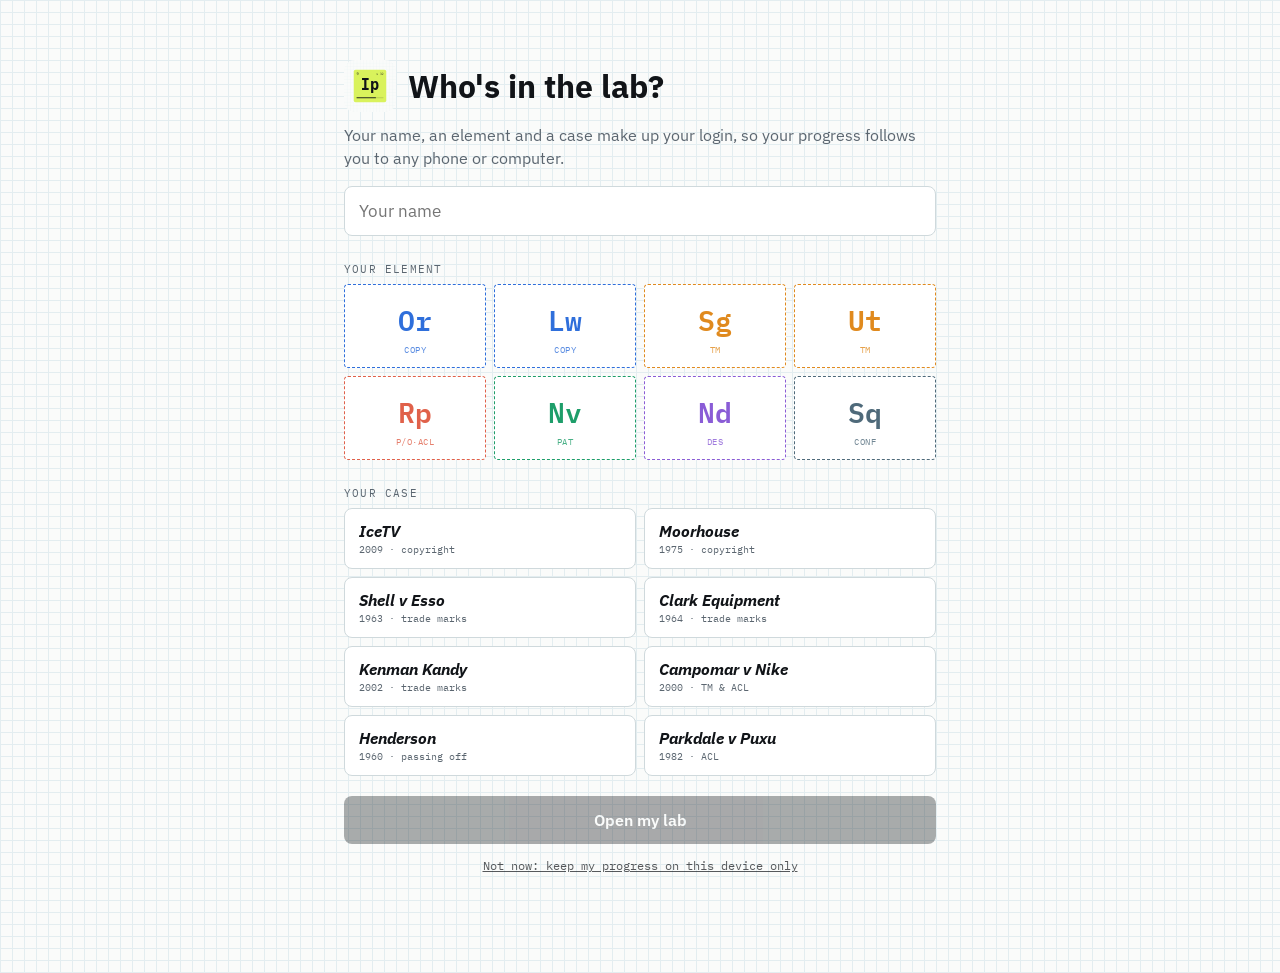
<file: index.html>
<!doctype html>
<html lang="en-AU">
<head>
  <meta charset="utf-8">
  <meta name="viewport" content="width=device-width, initial-scale=1, viewport-fit=cover">
  <meta name="theme-color" content="#FAFBFA">
  <meta name="apple-mobile-web-app-capable" content="yes">
  <meta name="apple-mobile-web-app-status-bar-style" content="default">
  <meta name="apple-mobile-web-app-title" content="Duo Logo">
  <meta name="description" content="Australian intellectual property law as a periodic table.">
  <title>Duo Logo · The Lab</title>
  <link rel="manifest" href="manifest.webmanifest">
  <link rel="icon" href="icon.svg" type="image/svg+xml">
  <link rel="apple-touch-icon" href="icon-180.png">
  <link rel="preconnect" href="https://fonts.googleapis.com">
  <link rel="preconnect" href="https://fonts.gstatic.com" crossorigin>
  <link href="https://fonts.googleapis.com/css2?family=IBM+Plex+Mono:wght@400;500;600;700&family=IBM+Plex+Sans:ital,wght@0,400;0,500;0,600;0,700;1,400&display=swap" rel="stylesheet">
  <link rel="stylesheet" href="styles.css">
</head>
<body>
  <main id="app" aria-live="polite"></main>
  <div id="overlay"></div>
  <script src="course.js"></script>
  <script src="unit-foundations.js"></script>
  <script src="unit-literary.js"></script>
  <script src="unit-dma.js"></script>
  <script src="unit-part-iv.js"></script>
  <script src="unit-ideas.js"></script>
  <script src="unit-originality.js"></script>
  <script src="unit-authorship.js"></script>
  <script src="unit-ownership.js"></script>
  <script src="unit-dealings.js"></script>
  <script src="unit-duration.js"></script>
  <script src="unit-rights.js"></script>
  <script src="unit-substantial-part.js"></script>
  <script src="unit-authorisation.js"></script>
  <script src="unit-secondary.js"></script>
  <script src="unit-fair-dealing.js"></script>
  <script src="unit-exceptions.js"></script>
  <script src="unit-moral-rights.js"></script>
  <script src="unit-design-ai.js"></script>
  <script src="unit-tm-basics.js"></script>
  <script src="unit-tm-registration.js"></script>
  <script src="unit-tm-infringement.js"></script>
  <script src="unit-passing-off.js"></script>
  <script src="reactions.js"></script>
  <script src="cloud-config.js"></script>
  <script src="unit-job.js"></script>
  <script src="unit-job-tasks.js"></script>
  <script src="app.js"></script>
</body>
</html>
</file>
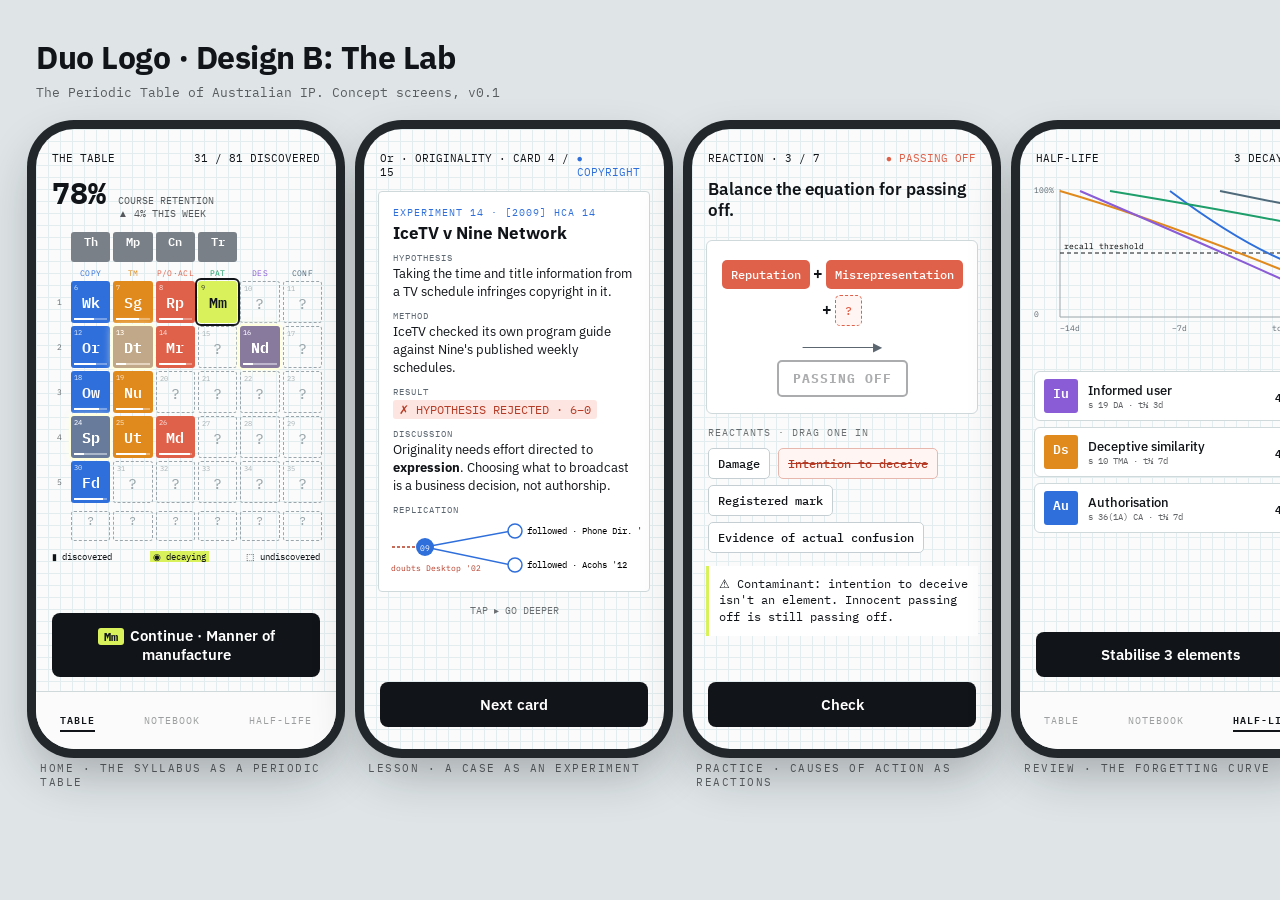
<file: design/screens-lab.html>
<!DOCTYPE html>
<html lang="en"><head><meta charset="utf-8"><title>Duo Logo — Design B: The Lab</title>
<link href="https://fonts.googleapis.com/css2?family=IBM+Plex+Sans:wght@400;500;600;700&family=IBM+Plex+Mono:wght@400;500;600&display=swap" rel="stylesheet">
<style>
:root{--ink:#111418;--white:#FAFBFA;--grid:#E3EDF0;--cr:#2F6FDB;--tm:#E08A1E;--po:#E0614A;--pa:#1E9E6A;--de:#8A5CD6;--ci:#4F6A7A;--gr:#7A8088;--hi:#D9F25C}
*{box-sizing:border-box;margin:0}
body{background:#dfe5e7;font-family:'IBM Plex Sans',sans-serif;color:var(--ink);padding:36px}
h1{font-size:32px;font-weight:700;letter-spacing:-.5px}
.sub{font-family:'IBM Plex Mono';font-size:13px;opacity:.65;margin:6px 0 28px}
.row{display:flex;gap:28px}
.cap{font-family:'IBM Plex Mono';font-size:11px;text-transform:uppercase;letter-spacing:1.5px;margin:12px 4px 0;opacity:.65}
.phone{width:300px;height:620px;border-radius:38px;box-shadow:0 0 0 9px #22272c,0 22px 50px rgba(17,20,24,.3);overflow:hidden;position:relative;background-color:var(--white);
 background-image:linear-gradient(var(--grid) 1px,transparent 1px),linear-gradient(90deg,var(--grid) 1px,transparent 1px);background-size:12px 12px}
.mono{font-family:'IBM Plex Mono'}
.top{padding:22px 16px 0;display:flex;justify-content:space-between;align-items:center;font-family:'IBM Plex Mono';font-size:10.5px}
.tabs{position:absolute;bottom:0;left:0;right:0;height:58px;border-top:1px solid #cfd9dc;display:flex;justify-content:space-around;align-items:center;background:var(--white);font-family:'IBM Plex Mono';font-size:10px;letter-spacing:1px}
.tabs span{opacity:.4}.tabs span.on{opacity:1;font-weight:600;border-bottom:2px solid var(--ink);padding-bottom:2px}
.btn{display:block;margin:0 16px;padding:13px;border-radius:8px;background:var(--ink);color:#fff;text-align:center;font-weight:600;font-size:15px}
.btn b{background:var(--hi);color:var(--ink);padding:1px 6px;border-radius:3px;font-family:'IBM Plex Mono';font-size:12px;margin-right:6px}
/* table */
.ptable{padding:0 14px}
.colh{display:grid;grid-template-columns:18px repeat(6,1fr);gap:3px;font-family:'IBM Plex Mono';font-size:7.5px;text-align:center;margin-bottom:3px;letter-spacing:.3px}
.grid{display:grid;grid-template-columns:18px repeat(6,1fr);gap:3px}
.rh{font-family:'IBM Plex Mono';font-size:8px;display:flex;align-items:center;justify-content:center;opacity:.6}
.el{height:42px;border-radius:3px;position:relative;color:#fff;padding:2px 3px;font-family:'IBM Plex Mono'}
.el .n{font-size:6.5px;opacity:.85}.el .s{font-size:15px;font-weight:600;text-align:center;line-height:1;margin-top:3px}
.el .bar{position:absolute;left:3px;right:3px;bottom:3px;height:2px;background:rgba(255,255,255,.35)}.el .bar i{display:block;height:2px;background:#fff}
.el.decay{filter:saturate(.25) brightness(1.15);box-shadow:0 0 0 2px var(--hi),0 0 10px var(--hi)}
.el.un{background:transparent!important;border:1px dashed #9aa6ab;color:#9aa6ab}
.el.un .s{font-weight:400}
.el.now{outline:2px solid var(--ink);outline-offset:1px;background:var(--hi)!important;color:var(--ink)}
.fnd,.low{display:grid;grid-template-columns:repeat(6,1fr);gap:3px;margin-left:21px}
.fnd .el,.low .el{height:30px}.fnd .el .s,.low .el .s{font-size:12px;margin-top:1px}
.legend{display:flex;justify-content:space-between;padding:10px 16px 0;font-family:'IBM Plex Mono';font-size:9px}
.stat{padding:8px 16px 12px;display:flex;gap:12px;align-items:baseline}
.stat .big{font-size:30px;font-weight:700;font-family:'IBM Plex Mono'}
/* experiment */
.paper{margin:12px 14px;background:#fff;border:1px solid #cfd9dc;border-radius:4px;padding:14px 14px 12px}
.paper .k{font-family:'IBM Plex Mono';font-size:9px;letter-spacing:1px;color:#5b6670;margin-top:9px}
.paper .v{font-size:13px;line-height:1.38;margin-top:2px}
.paper h3{font-size:17px;line-height:1.2}
.res{display:inline-block;margin-top:3px;font-family:'IBM Plex Mono';font-size:11.5px;background:#fde6e1;color:#b53b26;padding:2px 6px;border-radius:3px}
.net{margin:4px 14px 0}
/* reaction */
.eq{margin:18px 14px 8px;padding:16px 10px;background:#fff;border:1px solid #cfd9dc;border-radius:6px;text-align:center}
.chip{display:inline-block;padding:7px 9px;border-radius:5px;font-size:12px;font-weight:500;margin:3px 2px;font-family:'IBM Plex Mono'}
.chip.on{background:var(--po);color:#fff}.chip.slot{border:1.5px dashed var(--po);color:var(--po);background:#fff6f4}
.plus{font-family:'IBM Plex Mono';font-weight:600;margin:0 1px}
.arrow{font-family:'IBM Plex Mono';margin:10px 0 6px;font-size:12px;color:#5b6670}
.prod{display:inline-block;padding:8px 14px;border:2px solid var(--ink);border-radius:5px;font-weight:700;letter-spacing:1px;font-family:'IBM Plex Mono';font-size:13px;opacity:.35}
.tray{margin:6px 14px}.tray .chip{background:#fff;border:1px solid #c5cfd3;color:var(--ink)}
.tray .chip.bad{border-color:#e7b7ad;text-decoration:line-through;color:#b53b26;background:#fff6f4}
.hint{margin:10px 14px;font-size:12px;padding:10px;background:#fff;border-left:3px solid var(--hi);font-family:'IBM Plex Mono';line-height:1.4}
/* half life */
.due{margin:6px 14px;display:flex;align-items:center;gap:10px;background:#fff;border:1px solid #cfd9dc;border-radius:6px;padding:7px 9px}
.due .el{width:34px;height:34px;flex:none}.due .el .s{font-size:13px;margin-top:6px}
.due .t{flex:1;font-size:12.5px;font-weight:500}.due .t small{display:block;font-family:'IBM Plex Mono';font-size:9px;font-weight:400;opacity:.65;margin-top:1px}
.due .p{font-family:'IBM Plex Mono';font-size:11px;font-weight:600}
</style></head><body>
<h1>Duo Logo · Design B: The Lab</h1>
<div class="sub">The Periodic Table of Australian IP. Concept screens, v0.1</div>
<div class="row">

<!-- TABLE -->
<div><div class="phone">
 <div class="top"><span>THE TABLE</span><span>31 / 81 DISCOVERED</span></div>
 <div class="stat"><span class="big">78%</span><span class="mono" style="font-size:10px;opacity:.7">COURSE RETENTION<br>▲ 4% THIS WEEK</span></div>
 <div class="ptable">
  <div class="fnd" id="fnd"></div>
  <div style="height:6px"></div>
  <div class="colh"><span></span><span style="color:var(--cr)">COPY</span><span style="color:var(--tm)">TM</span><span style="color:var(--po)">P/O·ACL</span><span style="color:var(--pa)">PAT</span><span style="color:var(--de)">DES</span><span style="color:var(--ci)">CONF</span></div>
  <div class="grid" id="grid"></div>
  <div style="height:8px"></div>
  <div class="low" id="low"></div>
 </div>
 <div class="legend"><span>▮ discovered</span><span style="background:var(--hi);padding:0 3px">◉ decaying</span><span>⬚ undiscovered</span></div>
 <div style="position:absolute;bottom:72px;left:0;right:0"><a class="btn"><b>Mm</b>Continue · Manner of manufacture</a></div>
 <div class="tabs"><span class="on">TABLE</span><span>NOTEBOOK</span><span>HALF-LIFE</span></div>
</div><div class="cap">Home · the syllabus as a periodic table</div></div>

<!-- EXPERIMENT -->
<div><div class="phone">
 <div class="top"><span>Or · ORIGINALITY · CARD 4 / 15</span><span style="color:var(--cr)">● COPYRIGHT</span></div>
 <div class="paper">
  <div class="mono" style="font-size:9.5px;color:var(--cr);letter-spacing:1px">EXPERIMENT 14 · [2009] HCA 14</div>
  <h3 style="margin-top:4px">IceTV v Nine Network</h3>
  <div class="k">HYPOTHESIS</div><div class="v">Taking the time and title information from a TV schedule infringes copyright in it.</div>
  <div class="k">METHOD</div><div class="v">IceTV checked its own program guide against Nine's published weekly schedules.</div>
  <div class="k">RESULT</div><div class="res">✗ HYPOTHESIS REJECTED · 6–0</div>
  <div class="k">DISCUSSION</div><div class="v">Originality needs effort directed to <b>expression</b>. Choosing what to broadcast is a business decision, not authorship.</div>
  <div class="k">REPLICATION</div>
  <svg class="net" width="250" height="56" style="margin:4px 0 0 -2px">
   <line x1="34" y1="28" x2="120" y2="12" stroke="#2F6FDB" stroke-width="1.5"/><line x1="34" y1="28" x2="120" y2="46" stroke="#2F6FDB" stroke-width="1.5"/>
   <line x1="34" y1="28" x2="0" y2="28" stroke="#b53b26" stroke-width="1.5" stroke-dasharray="3 2"/>
   <circle cx="34" cy="28" r="9" fill="#2F6FDB"/><text x="34" y="31.5" font-family="IBM Plex Mono" font-size="8" fill="#fff" text-anchor="middle">09</text>
   <circle cx="124" cy="12" r="7" fill="#fff" stroke="#2F6FDB" stroke-width="1.5"/><circle cx="124" cy="46" r="7" fill="#fff" stroke="#2F6FDB" stroke-width="1.5"/>
   <text x="136" y="15" font-family="IBM Plex Mono" font-size="8.5">followed · Phone Dir. '10</text>
   <text x="136" y="49" font-family="IBM Plex Mono" font-size="8.5">followed · Acohs '12</text>
   <text x="0" y="52" font-family="IBM Plex Mono" font-size="8" fill="#b53b26">doubts Desktop '02</text>
  </svg>
 </div>
 <div class="mono" style="text-align:center;font-size:10px;opacity:.6">TAP ▸ GO DEEPER</div>
 <div style="position:absolute;bottom:22px;left:0;right:0"><a class="btn">Next card</a></div>
</div><div class="cap">Lesson · a case as an experiment</div></div>

<!-- REACTION -->
<div><div class="phone">
 <div class="top"><span>REACTION · 3 / 7</span><span style="color:var(--po)">● PASSING OFF</span></div>
 <div style="padding:14px 16px 0;font-size:17px;font-weight:600;line-height:1.25">Balance the equation for passing off.</div>
 <div class="eq">
  <span class="chip on">Reputation</span><span class="plus">+</span><span class="chip on">Misrepresentation</span><br><span class="plus">+</span><span class="chip slot">?</span>
  <div class="arrow">──────────▶</div>
  <div class="prod">PASSING OFF</div>
 </div>
 <div class="mono" style="font-size:9.5px;margin:12px 16px 2px;opacity:.6;letter-spacing:1px">REACTANTS · DRAG ONE IN</div>
 <div class="tray">
  <span class="chip">Damage</span>
  <span class="chip bad">Intention to deceive</span>
  <span class="chip">Registered mark</span>
  <span class="chip">Evidence of actual confusion</span>
 </div>
 <div class="hint">⚠ Contaminant: intention to deceive isn't an element. Innocent passing off is still passing off.</div>
 <div style="position:absolute;bottom:22px;left:0;right:0"><a class="btn">Check</a></div>
</div><div class="cap">Practice · causes of action as reactions</div></div>

<!-- HALF-LIFE -->
<div><div class="phone">
 <div class="top"><span>HALF-LIFE</span><span>3 DECAYING</span></div>
 <svg width="300" height="190" style="margin-top:6px">
  <g font-family="IBM Plex Mono" font-size="8" fill="#5b6670">
   <text x="14" y="22">100%</text><text x="14" y="146">0</text><text x="40" y="160">−14d</text><text x="152" y="160">−7d</text><text x="252" y="160">today</text>
  </g>
  <line x1="40" y1="18" x2="40" y2="146" stroke="#9aa6ab"/><line x1="40" y1="146" x2="286" y2="146" stroke="#9aa6ab"/>
  <line x1="40" y1="82" x2="286" y2="82" stroke="#111418" stroke-dasharray="4 3"/><text x="44" y="78" font-family="IBM Plex Mono" font-size="8">recall threshold</text>
  <path d="M40 20 C110 40 190 70 270 102" stroke="#E08A1E" stroke-width="2" fill="none"/>
  <path d="M150 20 C190 50 230 76 270 92" stroke="#2F6FDB" stroke-width="2" fill="none"/>
  <path d="M90 20 C150 30 220 42 270 52" stroke="#1E9E6A" stroke-width="2" fill="none"/>
  <path d="M60 20 C130 50 200 80 270 112" stroke="#8A5CD6" stroke-width="2" fill="none"/>
  <path d="M200 20 C230 26 255 31 270 34" stroke="#4F6A7A" stroke-width="2" fill="none"/>
  <line x1="270" y1="18" x2="270" y2="146" stroke="#D9F25C" stroke-width="4" opacity=".8"/>
  <circle cx="270" cy="102" r="3.5" fill="#E08A1E"/><circle cx="270" cy="92" r="3.5" fill="#2F6FDB"/><circle cx="270" cy="112" r="3.5" fill="#8A5CD6"/>
 </svg>
 <div class="due"><div class="el" style="background:var(--de)"><div class="s">Iu</div></div><div class="t">Informed user<small>s 19 DA · t½ 3d</small></div><span class="p">41%</span></div>
 <div class="due"><div class="el" style="background:var(--tm)"><div class="s">Ds</div></div><div class="t">Deceptive similarity<small>s 10 TMA · t½ 7d</small></div><span class="p">46%</span></div>
 <div class="due"><div class="el" style="background:var(--cr)"><div class="s">Au</div></div><div class="t">Authorisation<small>s 36(1A) CA · t½ 7d</small></div><span class="p">48%</span></div>
 <div style="position:absolute;bottom:72px;left:0;right:0"><a class="btn">Stabilise 3 elements</a></div>
 <div class="tabs"><span>TABLE</span><span>NOTEBOOK</span><span class="on">HALF-LIFE</span></div>
</div><div class="cap">Review · the forgetting curve</div></div>

</div>
<script>
const C=['cr','tm','po','pa','de','ci'];
const rows=[['Wk','Sg','Rp','Mm','Vf','Id'],['Or','Dt','Mr','Is','Nd','Qc'],['Ow','Nu','Dm','En','Te','Ob'],['Sp','Ut','Md','Ex','Oi','Mu'],['Fd','Gf','Ch','Pu','Pt','Pi']];
const RH=['1','2','3','4','5'];
// states: f=full, d=decay, u=undiscovered, n=now
const st=[['f','f','f','n','u','u'],['f','d','f','u','d','u'],['f','f','u','u','u','u'],['d','f','f','u','u','u'],['f','u','u','u','u','u']];
let num=5,h='';
rows.forEach((r,i)=>{h+=`<div class="rh">${RH[i]}</div>`;r.forEach((s,j)=>{num++;const k=st[i][j];
 const pct=k=='d'?30:k=='f'?60+((i+j)*7)%40:0;
 h+=`<div class="el ${k=='d'?'decay':k=='u'?'un':k=='n'?'now':''}" style="background:var(--${C[j]})"><div class="n">${num}</div><div class="s">${k=='u'?'?':s}</div>${k=='f'||k=='d'?`<div class="bar"><i style="width:${pct}%"></i></div>`:''}</div>`})});
document.getElementById('grid').innerHTML=h;
const tile=(s,n,k)=>`<div class="el ${k}" style="background:var(--gr)"><div class="s">${k=='un'?'?':s}</div></div>`;
document.getElementById('fnd').innerHTML=['Th','Mp','Cn','Tr','',''].map((s,i)=>s?tile(s,i+1,''):'<div></div>').join('');
document.getElementById('low').innerHTML=['Ij','Ac','Ad','Ic','Pb','Ai'].map(s=>tile(s,0,'un')).join('');
</script>
</body></html>
</file>
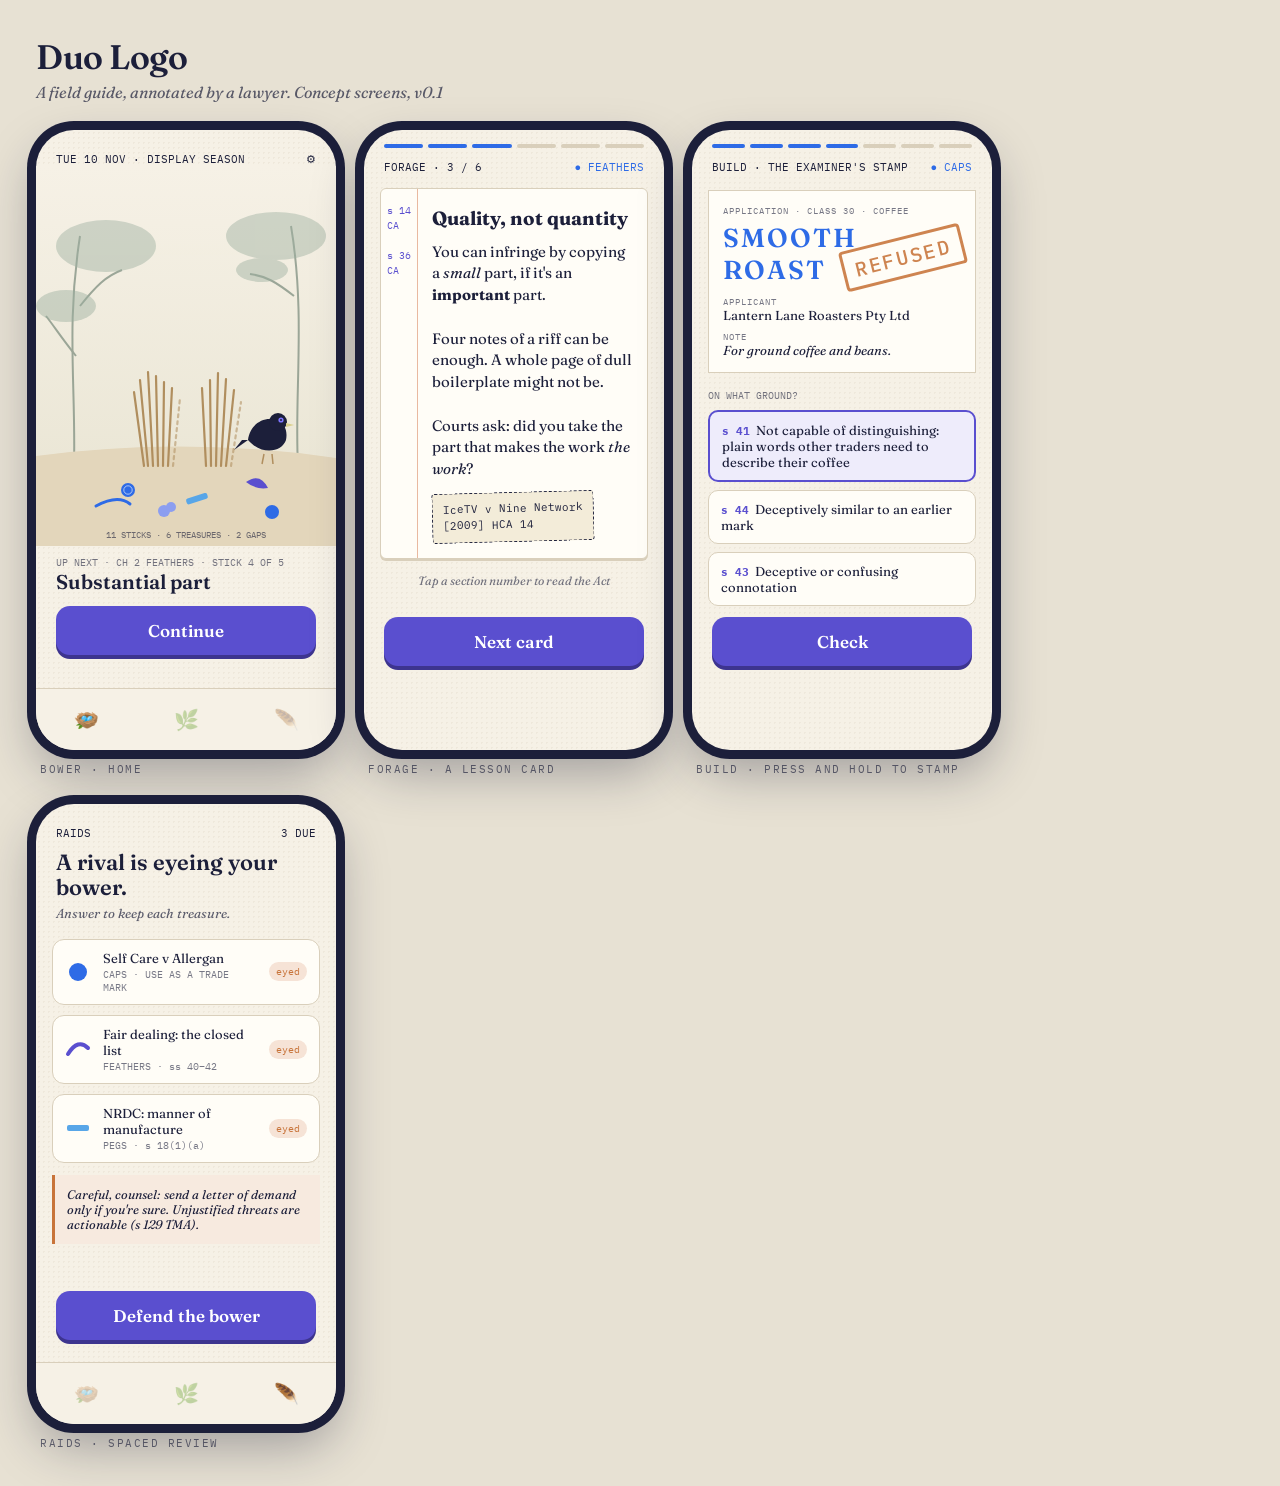
<file: design/screens.html>
<!DOCTYPE html>
<html lang="en"><head><meta charset="utf-8"><title>Duo Logo — design concept</title>
<link rel="preconnect" href="https://fonts.googleapis.com">
<link href="https://fonts.googleapis.com/css2?family=Fraunces:ital,opsz,wght@0,9..144,400;0,9..144,600;1,9..144,400&family=IBM+Plex+Mono:wght@400;500&display=swap" rel="stylesheet">
<style>
:root{--ink:#1C1F3A;--violet:#5A4FCF;--cobalt:#2E6BE6;--sky:#58A6E8;--peri:#8C9EF0;--tan:#C9A97A;--sage:#9DB0A0;--ochre:#C8743A;--paper:#F6F1E6;--line:#d9cfbb}
*{box-sizing:border-box;margin:0}
body{background:#e7e1d3;font-family:Fraunces,Georgia,serif;color:var(--ink);padding:36px}
h1{font-size:34px;font-weight:600;letter-spacing:-.5px}
.sub{font-style:italic;opacity:.7;margin:4px 0 28px}
.row{display:flex;gap:28px;flex-wrap:wrap}
.cap{font-family:'IBM Plex Mono',monospace;font-size:11px;text-transform:uppercase;letter-spacing:1.5px;margin:12px 4px 0;opacity:.65}
.phone{width:300px;height:620px;border-radius:38px;background:var(--paper);box-shadow:0 0 0 9px var(--ink),0 22px 50px rgba(28,31,58,.35);overflow:hidden;position:relative;
 background-image:radial-gradient(rgba(120,100,60,.06) 1px,transparent 1px);background-size:5px 5px}
.mono{font-family:'IBM Plex Mono',monospace}
.top{padding:22px 20px 0;display:flex;justify-content:space-between;align-items:center;font-size:11px}
.tabs{position:absolute;bottom:0;left:0;right:0;height:62px;border-top:1px solid var(--line);display:flex;justify-content:space-around;align-items:center;background:var(--paper)}
.tabs span{font-size:20px;opacity:.35}.tabs span.on{opacity:1}
.btn{display:block;margin:0 20px;padding:14px;border-radius:14px;background:var(--violet);color:#fff;text-align:center;font-weight:600;font-size:17px;box-shadow:0 4px 0 #3d348f}
/* card */
.card{margin:14px 16px;background:#fffdf7;border:1px solid var(--line);border-radius:6px;display:flex;min-height:340px;box-shadow:0 2px 0 var(--line)}
.margin{width:66px;white-space:nowrap;border-right:1px solid #e9b9a0;padding:14px 6px;font-family:'IBM Plex Mono';font-size:10px;color:var(--violet);line-height:1.5}
.body{padding:16px 14px;font-size:15px;line-height:1.45}
.body h3{font-size:19px;margin-bottom:8px}
.tag{display:table;margin-top:12px;padding:8px 10px;border:1px dashed var(--ink);border-radius:3px;font-size:11px;font-family:'IBM Plex Mono';background:#f3ecd9;transform:rotate(-1.5deg)}
.prog{display:flex;gap:5px;padding:14px 20px 0}.prog i{flex:1;height:4px;border-radius:2px;background:var(--line)}.prog i.f{background:var(--cobalt)}
/* examiner */
.form{margin:16px;background:#fffdf7;border:1px solid var(--line);padding:14px;position:relative;font-size:13px}
.form .lbl{font-family:'IBM Plex Mono';font-size:9px;letter-spacing:1px;opacity:.6;text-transform:uppercase}
.mark{font-size:26px;font-weight:600;letter-spacing:2px;margin:6px 0 10px;color:var(--cobalt)}
.stamp{position:absolute;right:10px;top:46px;transform:rotate(-14deg);border:3px solid var(--ochre);color:var(--ochre);font-family:'IBM Plex Mono';font-weight:500;font-size:20px;padding:4px 10px;letter-spacing:2px;opacity:.88;border-radius:4px}
.opts{margin:6px 16px}.opts div{border:1px solid var(--line);background:#fffdf7;border-radius:10px;padding:10px 12px;margin-bottom:8px;font-size:13px}
.opts div.sel{border:2px solid var(--violet);background:#eeecfb}
.opts b{font-family:'IBM Plex Mono';font-size:11px;color:var(--violet);margin-right:6px}
.hold{margin:10px 16px;display:flex;gap:10px}.hold div{flex:1;text-align:center;padding:12px;border-radius:50px;font-family:'IBM Plex Mono';font-size:11px;letter-spacing:1px}
/* raids */
.threat{margin:10px 16px;display:flex;align-items:center;gap:12px;background:#fffdf7;border:1px solid var(--line);border-radius:12px;padding:10px 12px}
.threat .t{flex:1;font-size:13px}.threat .t small{display:block;font-family:'IBM Plex Mono';font-size:9.5px;opacity:.6;margin-top:2px}
.pill{font-family:'IBM Plex Mono';font-size:9.5px;padding:3px 7px;border-radius:20px;background:#f6e3d6;color:var(--ochre)}
.note{margin:12px 16px;padding:12px;border-left:3px solid var(--ochre);background:#f7eadf;font-size:12.5px;font-style:italic}
</style></head><body>
<h1>Duo Logo</h1>
<div class="sub">A field guide, annotated by a lawyer. Concept screens, v0.1</div>
<div class="row">

<!-- HOME -->
<div><div class="phone">
 <div class="top"><span class="mono">TUE 10 NOV · DISPLAY SEASON</span><span class="mono">⚙</span></div>
 <svg viewBox="0 0 300 380" width="300" height="380">
  <defs><linearGradient id="sky" x1="0" y1="0" x2="0" y2="1"><stop offset="0" stop-color="#F6F1E6"/><stop offset="1" stop-color="#E8E4D2"/></linearGradient></defs>
  <rect width="300" height="380" fill="url(#sky)"/>
  <!-- gums -->
  <g stroke="#7f8f80" stroke-width="2" fill="none" opacity=".75">
   <path d="M38 300 C40 220 30 160 44 70"/><path d="M44 140 C60 120 70 110 86 104"/><path d="M40 190 C24 170 18 160 10 150"/>
   <path d="M262 300 C258 230 270 150 255 60"/><path d="M258 130 C240 116 230 110 214 108"/>
  </g>
  <g fill="#9DB0A0" opacity=".45"><ellipse cx="70" cy="80" rx="50" ry="26"/><ellipse cx="30" cy="140" rx="30" ry="16"/><ellipse cx="240" cy="70" rx="50" ry="24"/><ellipse cx="226" cy="104" rx="26" ry="12"/></g>
  <!-- ground -->
  <path d="M0 290 Q150 270 300 292 L300 380 L0 380Z" fill="#E3D6BB"/>
  <!-- bower walls: sticks -->
  <g stroke="#B08E5E" stroke-width="2.2" stroke-linecap="round">
   <line x1="112" y1="300" x2="104" y2="214"/><line x1="117" y1="300" x2="112" y2="206"/><line x1="122" y1="300" x2="120" y2="210"/><line x1="127" y1="300" x2="128" y2="216"/><line x1="132" y1="300" x2="136" y2="222"/><line x1="108" y1="300" x2="98" y2="226"/>
   <line x1="170" y1="300" x2="166" y2="222"/><line x1="175" y1="300" x2="174" y2="214"/><line x1="180" y1="300" x2="182" y2="207"/><line x1="185" y1="300" x2="190" y2="213"/><line x1="190" y1="300" x2="198" y2="224"/>
  </g>
  <g stroke="#B08E5E" stroke-width="2.2" stroke-linecap="round" stroke-dasharray="3 4" opacity=".55"><line x1="195" y1="300" x2="205" y2="236"/><line x1="137" y1="300" x2="144" y2="232"/></g>
  <!-- display court treasures -->
  <g>
   <circle cx="92" cy="324" r="7" fill="#2E6BE6"/><circle cx="92" cy="324" r="4.2" fill="none" stroke="#fff" stroke-width="1" opacity=".6"/>
   <rect x="150" y="330" width="22" height="6" rx="2" fill="#58A6E8" transform="rotate(-18 160 333)"/>
   <path d="M210 316 q14 -10 22 6 q-12 2 -22 -6z" fill="#5A4FCF"/>
   <circle cx="128" cy="345" r="6" fill="#8C9EF0"/><circle cx="135" cy="341" r="5" fill="#8C9EF0"/>
   <path d="M60 340 q22 -12 34 -2" stroke="#2E6BE6" stroke-width="3" fill="none" stroke-linecap="round"/>
   <circle cx="236" cy="346" r="7" fill="#2E6BE6"/>
  </g>
  <!-- bird -->
  <g transform="translate(212 252)">
   <path d="M0 22 C2 6 16 -2 28 2 C36 4 40 12 38 22 C34 34 14 38 0 22Z" fill="#1C1F3A"/>
   <circle cx="30" cy="4" r="9" fill="#1C1F3A"/><circle cx="33" cy="2" r="2.6" fill="#7d74ff"/><circle cx="33" cy="2" r="1" fill="#1C1F3A"/>
   <path d="M38 5 L46 7 L38 9Z" fill="#d8cf8a"/>
   <path d="M0 22 L-14 32 L-6 22Z" fill="#1C1F3A"/>
   <line x1="16" y1="36" x2="14" y2="46" stroke="#B08E5E" stroke-width="1.5"/><line x1="24" y1="36" x2="25" y2="46" stroke="#B08E5E" stroke-width="1.5"/>
  </g>
  <text x="150" y="372" text-anchor="middle" font-family="IBM Plex Mono" font-size="9" fill="#1C1F3A" opacity=".6">11 STICKS · 6 TREASURES · 2 GAPS</text>
 </svg>
 <div style="padding:6px 20px 12px"><div class="mono" style="font-size:10px;opacity:.6">UP NEXT · CH 2 FEATHERS · STICK 4 OF 5</div>
 <div style="font-size:20px;font-weight:600">Substantial part</div></div>
 <a class="btn">Continue</a>
 <div class="tabs"><span class="on">🪺</span><span>🌿</span><span>🪶</span></div>
</div><div class="cap">Bower · home</div></div>

<!-- LESSON -->
<div><div class="phone">
 <div class="prog"><i class="f"></i><i class="f"></i><i class="f"></i><i></i><i></i><i></i></div>
 <div class="top" style="padding-top:12px"><span class="mono">FORAGE · 3 / 6</span><span class="mono" style="color:var(--cobalt)">● FEATHERS</span></div>
 <div class="card">
  <div class="margin">s 14<br>CA<br><br>s 36<br>CA</div>
  <div class="body">
   <h3>Quality, not quantity</h3>
   You can infringe by copying a <i>small</i> part, if it's an <b>important</b> part.<br><br>
   Four notes of a riff can be enough. A whole page of dull boilerplate might not be.<br><br>
   Courts ask: did you take the part that makes the work <i>the work</i>?
   <div class="tag">IceTV v Nine Network<br>[2009] HCA 14</div>
  </div>
 </div>
 <div style="text-align:center;font-size:12px;font-style:italic;opacity:.6;margin-top:6px">Tap a section number to read the Act</div>
 <div style="position:absolute;bottom:84px;left:0;right:0"><a class="btn">Next card</a></div>
</div><div class="cap">Forage · a lesson card</div></div>

<!-- EXAMINER -->
<div><div class="phone">
 <div class="prog"><i class="f"></i><i class="f"></i><i class="f"></i><i class="f"></i><i></i><i></i><i></i></div>
 <div class="top" style="padding-top:12px"><span class="mono">BUILD · THE EXAMINER'S STAMP</span><span class="mono" style="color:var(--cobalt)">● CAPS</span></div>
 <div class="form">
  <div class="lbl">Application · Class 30 · coffee</div>
  <div class="mark">SMOOTH ROAST</div>
  <div class="lbl">Applicant</div><div>Lantern Lane Roasters Pty Ltd</div>
  <div class="lbl" style="margin-top:8px">Note</div><div style="font-style:italic">For ground coffee and beans.</div>
  <div class="stamp">REFUSED</div>
 </div>
 <div class="mono" style="font-size:10px;margin:2px 16px 8px;opacity:.6">ON WHAT GROUND?</div>
 <div class="opts">
  <div class="sel"><b>s 41</b>Not capable of distinguishing: plain words other traders need to describe their coffee</div>
  <div><b>s 44</b>Deceptively similar to an earlier mark</div>
  <div><b>s 43</b>Deceptive or confusing connotation</div>
 </div>
 <div style="position:absolute;bottom:84px;left:0;right:0"><a class="btn">Check</a></div>
</div><div class="cap">Build · press and hold to stamp</div></div>

<!-- RAIDS -->
<div><div class="phone">
 <div class="top"><span class="mono">RAIDS</span><span class="mono">3 DUE</span></div>
 <div style="padding:10px 20px 2px;font-size:22px;font-weight:600;line-height:1.15">A rival is eyeing your bower.</div>
 <div style="padding:2px 20px 8px;font-size:13px;font-style:italic;opacity:.7">Answer to keep each treasure.</div>
 <div class="threat"><svg width="26" height="26"><circle cx="13" cy="13" r="9" fill="#2E6BE6"/></svg><div class="t">Self Care v Allergan<small>CAPS · USE AS A TRADE MARK</small></div><span class="pill">eyed</span></div>
 <div class="threat"><svg width="26" height="26"><path d="M3 18 q10 -16 20 -6" stroke="#5A4FCF" stroke-width="4" fill="none" stroke-linecap="round"/></svg><div class="t">Fair dealing: the closed list<small>FEATHERS · ss 40–42</small></div><span class="pill">eyed</span></div>
 <div class="threat"><svg width="26" height="26"><rect x="2" y="10" width="22" height="6" rx="2" fill="#58A6E8"/></svg><div class="t">NRDC: manner of manufacture<small>PEGS · s 18(1)(a)</small></div><span class="pill">eyed</span></div>
 <div class="note">Careful, counsel: send a letter of demand only if you're sure. Unjustified threats are actionable (s 129 TMA).</div>
 <div style="position:absolute;bottom:84px;left:0;right:0"><a class="btn">Defend the bower</a></div>
 <div class="tabs"><span>🪺</span><span>🌿</span><span class="on">🪶</span></div>
</div><div class="cap">Raids · spaced review</div></div>

</div></body></html>
</file>
<file: styles.css>
/* Duo Logo · The Lab. A modern lab notebook: graph paper, hairlines, tabular numbers. */
:root {
  --ink: #111418; --white: #FAFBFA; --grid: #E3EDF0; --line: #cfd9dc; --muted: #5b6670;
  --cr: #2F6FDB; --tm: #E08A1E; --po: #E0614A; --pa: #1E9E6A; --de: #8A5CD6; --ci: #4F6A7A; --gr: #7A8088;
  --hi: #D9F25C; --bad: #b53b26; --badbg: #fde6e1; --ok: #17804f; --okbg: #e3f5ea;
  --g: var(--cr);
  --mono: 'IBM Plex Mono', ui-monospace, Menlo, monospace;
  --sans: 'IBM Plex Sans', system-ui, -apple-system, 'Segoe UI', sans-serif;
  --safe-b: env(safe-area-inset-bottom, 0px);
}
* { box-sizing: border-box; margin: 0; padding: 0; }
html { -webkit-text-size-adjust: 100%; }
body {
  font-family: var(--sans); color: var(--ink); background-color: var(--white);
  background-image: linear-gradient(var(--grid) 1px, transparent 1px), linear-gradient(90deg, var(--grid) 1px, transparent 1px);
  background-size: 12px 12px; font-variant-numeric: tabular-nums; min-height: 100vh; min-height: 100dvh;
  -webkit-tap-highlight-color: transparent;
}
button { font: inherit; color: inherit; background: none; border: 0; cursor: pointer; }
a { color: inherit; }
.mono { font-family: var(--mono); }
#app { max-width: 520px; margin: 0 auto; min-height: 100vh; min-height: 100dvh; position: relative; padding-bottom: calc(76px + var(--safe-b)); }
#app.player-mode { padding-bottom: 0; }

/* ---------- chrome ---------- */
.top { padding: 18px 16px 0; display: flex; justify-content: space-between; align-items: center; gap: 8px; font-family: var(--mono); font-size: 11px; letter-spacing: .4px; text-transform: uppercase; }
.top .g { color: var(--g); }
.tabs { position: fixed; bottom: 0; left: 0; right: 0; height: calc(60px + var(--safe-b)); padding-bottom: var(--safe-b); border-top: 1px solid var(--line); display: flex; justify-content: space-around; align-items: center; background: var(--white); font-family: var(--mono); font-size: 11px; letter-spacing: 1.2px; z-index: 20; }
.tabs a { text-decoration: none; opacity: .45; padding: 10px 8px; }
.tabs a.on { opacity: 1; font-weight: 600; }
.tabs a.on span { border-bottom: 2px solid var(--ink); padding-bottom: 2px; }
.tabs .brand { display: none; }
.btn { display: block; width: calc(100% - 32px); margin: 0 16px; padding: 14px; border-radius: 8px; background: var(--ink); color: #fff; text-align: center; font-weight: 600; font-size: 15.5px; text-decoration: none; }
#app.has-cta { padding-bottom: calc(170px + var(--safe-b)); }
.cta { position: fixed; left: 0; right: 0; bottom: calc(70px + var(--safe-b)); z-index: 19; max-width: 520px; margin: 0 auto; }
.p-top .sym { text-transform: none; }
.btn:disabled { opacity: .35; cursor: default; }
.btn b { background: var(--hi); color: var(--ink); padding: 1px 6px; border-radius: 3px; font-family: var(--mono); font-size: 12px; margin-right: 6px; }
.btn.ghost { background: #fff; color: var(--ink); border: 1px solid var(--line); }
.link { display: block; margin: 10px auto 0; font-family: var(--mono); font-size: 12px; text-decoration: underline; opacity: .7; }
.eyebrow { font-family: var(--mono); font-size: 10px; letter-spacing: 1.2px; text-transform: uppercase; color: var(--muted); }
.flag { font-family: var(--mono); font-size: 10px; color: var(--bad); background: var(--badbg); padding: 1px 5px; border-radius: 3px; white-space: nowrap; }
.sect { font-family: var(--mono); font-size: 10px; letter-spacing: 1.2px; text-transform: uppercase; color: var(--muted); margin: 22px 16px 6px; }

/* ---------- element tile ---------- */
.el { position: relative; border-radius: 3px; color: #fff; padding: 2px 3px; font-family: var(--mono); background: var(--c); min-width: 0; text-align: left; transition: filter .6s, opacity .6s; }
.el .n { font-size: 7px; opacity: .85; display: flex; justify-content: space-between; }
.el .s { font-size: 16px; font-weight: 600; text-align: center; line-height: 1; margin-top: 4px; }
.el .bar { position: absolute; left: 3px; right: 3px; bottom: 3px; height: 2px; background: rgba(255,255,255,.35); }
.el .bar i { display: block; height: 2px; background: #fff; }
.el.un { background: transparent; border: 1px dashed #9aa6ab; color: #9aa6ab; }
.el.un .s { font-weight: 400; }
.el.ready { background: transparent; border: 1.5px dashed var(--c); color: var(--c); }
.el.locked { background: transparent; border: 1.5px dashed var(--c); color: var(--c); opacity: .38; }
.el .lock { position: absolute; right: 3px; bottom: 2px; font-size: 8px; }
.el.decay { box-shadow: 0 0 0 2px var(--hi), 0 0 12px var(--hi); animation: glow 2.4s ease-in-out infinite; }
.el.stable { box-shadow: inset 0 0 0 3px rgba(17,20,24,.55); }
.el.now { outline: 2px solid var(--ink); outline-offset: 1px; }
.el.ready.now { background: var(--hi); color: var(--ink); border-color: var(--ink); }
.el .more { position: absolute; top: 2px; right: 3px; font-size: 7px; opacity: .8; }
.el.empty { visibility: hidden; }
.el.drop { animation: drop .7s cubic-bezier(.2,1.4,.4,1); }
@keyframes glow { 50% { box-shadow: 0 0 0 2px var(--hi), 0 0 20px 3px var(--hi); } }
@keyframes drop { from { transform: translateY(-30px) scale(1.3); filter: brightness(2); } }

/* ---------- the table ---------- */
.stat { padding: 10px 16px 10px; display: flex; gap: 12px; align-items: baseline; }
.stat .big { font-size: 34px; font-weight: 700; font-family: var(--mono); letter-spacing: -1px; }
.stat .lab { font-family: var(--mono); font-size: 10px; opacity: .7; line-height: 1.4; text-transform: uppercase; }
.ptable { padding: 0 12px; }
.colh, .grid { display: grid; grid-template-columns: 16px repeat(6, minmax(0, 1fr)); gap: 4px; }
.colh { font-family: var(--mono); font-size: 7.5px; text-align: center; margin: 8px 0 3px; letter-spacing: .2px; }
.grid .el { height: 44px; }
.grid .el .s { margin-top: 3px; }
.rh { font-family: var(--mono); font-size: 9px; display: flex; align-items: center; justify-content: center; opacity: .6; }
.blk { display: grid; grid-template-columns: repeat(6, minmax(0, 1fr)); gap: 4px; margin-left: 20px; }
.blk .el { height: 32px; }
.blk .el .s { font-size: 13px; margin-top: 2px; }
.blk-h { font-family: var(--mono); font-size: 8px; letter-spacing: 1px; color: var(--muted); margin: 10px 0 3px 20px; text-transform: uppercase; }
.legend { display: flex; justify-content: space-between; padding: 12px 16px 14px; font-family: var(--mono); font-size: 9.5px; }
.legend { gap: 6px; flex-wrap: wrap; }
.legend .d { background: var(--hi); padding: 0 3px; }
.legend .nx { outline: 1.5px solid var(--ink); background: var(--hi); padding: 0 3px; }
.route { margin: 4px 16px 2px; font-size: 10.5px; line-height: 1.45; color: var(--muted); }
.route b { color: var(--ink); background: var(--hi); padding: 0 3px; }
.cta-sub { display: block; font-size: 12px; font-weight: 400; opacity: .8; margin-top: 2px; }
.welcome { padding-left: 20px; margin: 4px 0 14px; }
.welcome li { font-size: 14px; line-height: 1.45; margin-bottom: 8px; }
.path-next { outline: 2px solid var(--ink); background: #fbfde9; }
.path-locked { opacity: .5; }

/* ---------- sheets / modals ---------- */
.scrim { position: fixed; inset: 0; background: rgba(17,20,24,.35); z-index: 40; display: flex; align-items: flex-end; justify-content: center; animation: fade .2s; }
.panel { background: var(--white); width: 100%; max-width: 520px; max-height: 86vh; overflow: auto; border-radius: 14px 14px 0 0; padding: 18px 16px calc(18px + var(--safe-b)); border-top: 3px solid var(--g); animation: up .25s ease-out; }
.panel h2 { font-size: 19px; margin: 4px 0 10px; }
.panel .x { float: right; font-family: var(--mono); font-size: 13px; opacity: .6; padding: 4px; }
@keyframes fade { from { opacity: 0; } }
@keyframes up { from { transform: translateY(40px); opacity: 0; } }
.row { display: flex; align-items: center; gap: 10px; background: #fff; border: 1px solid var(--line); border-radius: 6px; padding: 8px 10px; margin: 6px 0; text-align: left; width: 100%; }
.row .el { width: 36px; height: 36px; flex: none; }
.row .el .s { font-size: 13px; margin-top: 5px; }
.row .t { flex: 1; font-size: 13.5px; font-weight: 500; min-width: 0; }
.row .t small { display: block; font-family: var(--mono); font-size: 9.5px; font-weight: 400; opacity: .7; margin-top: 2px; }
.row .p { font-family: var(--mono); font-size: 11.5px; font-weight: 600; white-space: nowrap; }
.rows { margin: 0 16px; }
.textbox { width: 100%; min-height: 120px; font-family: var(--mono); font-size: 11px; padding: 8px; border: 1px solid var(--line); border-radius: 6px; margin: 8px 0; background: #fff; }
.note { font-size: 13px; line-height: 1.45; margin: 6px 0 10px; }
.share-url { min-height: 0; font-size: 13px; }
.err { color: var(--bad); font-family: var(--mono); font-size: 11px; }

/* ---------- player ---------- */
.p-top { position: sticky; top: 0; z-index: 10; background: var(--white); padding: 14px 16px 10px; border-bottom: 1px solid var(--line); display: flex; align-items: center; gap: 10px; font-family: var(--mono); font-size: 10.5px; text-transform: uppercase; letter-spacing: .4px; }
.p-top .quit { font-size: 15px; padding: 2px 6px 2px 0; }
.p-top .lbl { flex: 1; min-width: 0; white-space: nowrap; overflow: hidden; text-overflow: ellipsis; }
.p-top .g { color: var(--g); white-space: nowrap; }
.prog { height: 3px; background: var(--grid); }
.prog i { display: block; height: 3px; background: var(--g); transition: width .3s; }
.p-body { padding: 12px 14px 120px; }
.p-foot { position: fixed; bottom: 0; left: 0; right: 0; padding: 12px 0 calc(14px + var(--safe-b)); background: linear-gradient(transparent, var(--white) 30%); z-index: 15; }
.p-foot .inner { max-width: 520px; margin: 0 auto; display: flex; gap: 8px; padding: 0 16px; }
.p-foot .btn { margin: 0; width: auto; flex: 1; }
.p-foot .btn.ghost { flex: 0 0 auto; padding: 14px 16px; }

/* paper card */
.paper { background: #fff; border: 1px solid var(--line); border-radius: 4px; padding: 14px 14px 12px; animation: slide .25s ease-out; }
@keyframes slide { from { transform: translateX(16px); opacity: 0; } }
.paper.back { animation-name: slideb; }
@keyframes slideb { from { transform: translateX(-16px); opacity: 0; } }
.fig { display: flex; justify-content: space-between; gap: 8px; align-items: flex-start; font-family: var(--mono); font-size: 9.5px; letter-spacing: .8px; color: var(--g); text-transform: uppercase; }
.fig .m { text-align: right; color: var(--muted); text-transform: none; letter-spacing: 0; }
.fig .m span { display: block; }
.paper h3 { font-size: 18px; line-height: 1.25; margin: 6px 0 8px; }
.paper p, .paper li { font-size: 14.5px; line-height: 1.5; }
.paper p + p, .paper p + ul, .paper p + ol, .paper ul + p, .paper ol + p { margin-top: 8px; }
.paper ul, .paper ol { padding-left: 20px; }
.paper li + li { margin-top: 4px; }
.paper .k { font-family: var(--mono); font-size: 9.5px; letter-spacing: 1px; color: var(--muted); margin-top: 10px; }
.paper .v { font-size: 14px; line-height: 1.42; margin-top: 2px; }
.res { display: inline-block; margin-top: 4px; font-family: var(--mono); font-size: 12px; background: var(--badbg); color: var(--bad); padding: 2px 6px; border-radius: 3px; }
.res.ok { background: var(--okbg); color: var(--ok); }
.deeper-btn { display: block; width: 100%; text-align: center; font-family: var(--mono); font-size: 11px; letter-spacing: 1px; color: var(--muted); padding: 12px 0 2px; }
.deeper { border-top: 1px dashed var(--line); margin-top: 10px; padding-top: 10px; }
.deeper[hidden] { display: none; }
.src { margin-top: 12px; padding-top: 8px; border-top: 1px solid var(--grid); font-size: 11.5px; line-height: 1.45; color: var(--muted); }
.src b { font-family: var(--mono); font-size: 9px; letter-spacing: 1px; font-weight: 500; }
/* kinds */
.k-trap { border-left: 4px solid var(--hi); }
.k-trap .fig { color: var(--ink); }
.hazard { display: inline-flex; align-items: center; justify-content: center; width: 18px; height: 16px; background: var(--hi); clip-path: polygon(50% 0, 100% 100%, 0 100%); font-size: 10px; font-weight: 700; color: var(--ink); padding-top: 4px; margin-right: 4px; vertical-align: -2px; }
.k-critique .fig::after { content: ''; }
.specimen { margin: 10px 0 4px; padding: 10px; border: 1px solid var(--line); border-radius: 50% / 12%; background: radial-gradient(circle at 30% 20%, #fff, #f3f7f8); }
.specimen .cite { font-family: var(--mono); font-size: 9.5px; color: var(--muted); margin-bottom: 4px; }
.specimen p { font-family: var(--mono); font-size: 12.5px; line-height: 1.55; }
.specimen mark { background: var(--hi); border-radius: 50%; padding: 0 3px; font-size: 10px; }
.specimen ul { list-style: none; padding: 0; margin-top: 6px; }
.specimen li { font-size: 12px; color: var(--muted); }
.flow { list-style: none; padding: 0 !important; margin: 10px 0 6px; counter-reset: s; }
.flow li { position: relative; border: 1px solid var(--line); border-radius: 6px; padding: 8px 10px 8px 36px; background: #fff; margin: 0 !important; font-size: 13.5px; counter-increment: s; }
.flow li::before { content: counter(s); position: absolute; left: 8px; top: 8px; width: 20px; height: 20px; border-radius: 50%; background: var(--g); color: #fff; font-family: var(--mono); font-size: 11px; display: flex; align-items: center; justify-content: center; }
.flow li + li { margin-top: 14px !important; }
.flow li + li::after { content: '↓'; position: absolute; left: 14px; top: -16px; font-family: var(--mono); font-size: 11px; color: var(--muted); }
.cmp { width: 100%; border-collapse: collapse; font-size: 11.5px; margin-top: 4px; }
.cmp th, .cmp td { border: 1px solid var(--line); padding: 5px; vertical-align: top; text-align: left; line-height: 1.35; }
.cmp th { font-family: var(--mono); font-size: 9.5px; background: #f3f7f8; }
.cmp td:first-child { font-family: var(--mono); font-size: 9.5px; color: var(--muted); }
.dots { display: flex; justify-content: center; gap: 4px; margin: 12px 0 0; }
.dots i { width: 6px; height: 6px; border-radius: 1px; background: var(--line); }
.dots i.on { background: var(--g); }

/* questions */
.q-k { font-family: var(--mono); font-size: 10px; letter-spacing: 1.2px; text-transform: uppercase; color: var(--g); }
.q-t { font-size: 18px; font-weight: 600; line-height: 1.3; margin: 6px 0 14px; }
.opts { display: flex; flex-direction: column; gap: 8px; }
.opt { text-align: left; background: #fff; border: 1px solid var(--line); border-radius: 8px; padding: 12px; font-size: 14.5px; line-height: 1.35; }
.opt.right { border-color: var(--ok); background: var(--okbg); }
.opt.wrong { border-color: var(--bad); background: var(--badbg); }
.tf { flex-direction: row; } .tf .opt { flex: 1; text-align: center; font-weight: 600; font-family: var(--mono); }
.chip { display: inline-block; padding: 8px 10px; border-radius: 5px; font-size: 12.5px; font-weight: 500; margin: 3px 2px; font-family: var(--mono); background: #fff; border: 1px solid #c5cfd3; text-align: left; line-height: 1.3; }
.chip.used { opacity: .25; pointer-events: none; }
.chip.sel { background: var(--hi); border-color: var(--ink); }
.chip.bad { border-color: #e7b7ad; text-decoration: line-through; color: var(--bad); background: #fff6f4; pointer-events: none; }
.slots { list-style: none; display: flex; flex-direction: column; gap: 6px; margin-bottom: 12px; }
.slot { border: 1.5px dashed var(--line); border-radius: 6px; min-height: 40px; padding: 8px 10px; display: flex; gap: 10px; align-items: center; font-size: 13.5px; background: rgba(255,255,255,.7); }
.slot .mono { font-size: 11px; color: var(--muted); }
.slot.filled { border-style: solid; background: #fff; }
.slot.right { border-color: var(--ok); background: var(--okbg); } .slot.wrong { border-color: var(--bad); background: var(--badbg); }
.match { display: grid; grid-template-columns: 1fr 1fr; gap: 8px; }
.match .col { display: flex; flex-direction: column; gap: 6px; }
.match .chip { margin: 0; width: 100%; min-height: 44px; }
.match .chip.done { opacity: .55; pointer-events: none; border-color: var(--pc); box-shadow: inset 4px 0 0 var(--pc); }
.match .chip.miss { animation: shake .3s; border-color: var(--bad); }
@keyframes shake { 25% { transform: translateX(-4px); } 75% { transform: translateX(4px); } }
.sort-stage { background: #fff; border: 1px solid var(--line); border-radius: 8px; padding: 14px; text-align: center; margin-bottom: 10px; min-height: 76px; display: flex; flex-direction: column; justify-content: center; gap: 6px; }
.sort-stage .card { font-size: 15px; font-weight: 600; }
.sort-stage .mono { font-size: 10px; color: var(--muted); }
.buckets { display: grid; grid-template-columns: 1fr 1fr; gap: 8px; }
.bucket { background: rgba(255,255,255,.8); border: 1.5px solid var(--line); border-radius: 8px; padding: 10px 8px; min-height: 70px; text-align: left; }
.bucket strong { font-family: var(--mono); font-size: 11px; display: block; }
.bucket em { display: block; font-style: normal; font-size: 11.5px; margin-top: 4px; padding-left: 6px; border-left: 2px solid var(--ok); }
.bucket em.no { border-color: var(--bad); color: var(--bad); }
.bucket.pulse { animation: pulse .4s; } .bucket.shake { animation: shake .3s; }
@keyframes pulse { 50% { transform: scale(1.03); background: var(--okbg); } }
.simi { background: #fff; border: 1px solid var(--line); border-radius: 8px; padding: 16px 14px; }
.simi .read { font-family: var(--mono); font-size: 34px; font-weight: 700; text-align: center; }
.simi input { width: 100%; accent-color: var(--g); margin: 12px 0 4px; }
.simi .ends { display: flex; justify-content: space-between; font-family: var(--mono); font-size: 10px; color: var(--muted); }
.gauge { position: relative; height: 8px; background: var(--grid); border-radius: 4px; margin-top: 10px; }
.gauge .zone { position: absolute; top: 0; bottom: 0; background: var(--okbg); border: 1px solid var(--ok); border-radius: 4px; }
.gauge .pin { position: absolute; top: -4px; width: 3px; height: 16px; background: var(--ink); }
/* answer sheet */
.ans { position: fixed; left: 0; right: 0; bottom: 0; z-index: 30; background: #fff; border-top: 3px solid var(--ok); padding: 16px 16px calc(16px + var(--safe-b)); transform: translateY(100%); transition: transform .25s ease-out; max-height: 70vh; overflow: auto; }
.ans.bad { border-color: var(--bad); }
.ans.up { transform: none; }
.ans .in { max-width: 520px; margin: 0 auto; }
.ans h3 { font-family: var(--mono); font-size: 13px; letter-spacing: .5px; color: var(--ok); }
.ans.bad h3 { color: var(--bad); }
.ans p { font-size: 14px; line-height: 1.45; margin: 8px 0 12px; }
.ans .corr { font-weight: 600; }
.ans .btn { width: 100%; margin: 0; }

/* reaction */
.eq { margin: 4px 0 8px; padding: 16px 10px; background: #fff; border: 1px solid var(--line); border-radius: 6px; text-align: center; }
.eq .chip.on { background: var(--g); color: #fff; border-color: var(--g); }
.eq .chip.gap { border: 1.5px dashed var(--g); color: var(--g); background: #fff6f4; min-width: 40px; text-align: center; }
.plus { font-family: var(--mono); font-weight: 600; margin: 0 1px; }
.arrow { position: relative; height: 2px; margin: 16px 30px 14px; background: var(--line); }
.arrow::after { content: '▶'; position: absolute; right: -8px; top: -8px; font-size: 12px; color: var(--muted); }
.arrow i { display: block; height: 2px; width: 0; background: var(--g); transition: width .8s ease-out; }
.arrow.fizz i { width: 45%; background: var(--bad); }
.arrow.go i { width: 100%; }
.prod { display: inline-block; padding: 8px 14px; border: 2px solid var(--ink); border-radius: 5px; font-weight: 700; letter-spacing: 1px; font-family: var(--mono); font-size: 13px; opacity: .3; transition: all .5s .6s; }
.prod.made { opacity: 1; background: var(--g); color: #fff; border-color: var(--g); transform: scale(1.06); }
.tray-h { font-family: var(--mono); font-size: 9.5px; margin: 14px 2px 4px; opacity: .6; letter-spacing: 1px; }
.hint { margin: 10px 0; font-size: 12.5px; padding: 10px; background: #fff; border-left: 3px solid var(--hi); font-family: var(--mono); line-height: 1.45; }

/* half-life */
.chart { display: block; margin: 6px auto 0; }
.empty-msg { margin: 16px; padding: 16px; background: #fff; border: 1px dashed var(--line); border-radius: 8px; font-size: 14px; line-height: 1.45; }

/* notebook */
.chap { margin: 0 16px 8px; background: #fff; border: 1px solid var(--line); border-radius: 6px; overflow: hidden; }
.chap summary { list-style: none; cursor: pointer; padding: 10px 12px; display: flex; justify-content: space-between; align-items: center; font-weight: 600; font-size: 14px; }
.chap summary::-webkit-details-marker { display: none; }
.chap summary .mono { font-size: 10px; font-weight: 400; color: var(--muted); }
.chap .units { padding: 0 8px 8px; }
.chap .row { margin: 4px 0; }
.outline { margin: 0 16px; background: #fff; border: 1px solid var(--line); border-left: 4px solid var(--cr); border-radius: 4px; padding: 12px; font-size: 13.5px; line-height: 1.5; }

/* result */
.result { padding: 28px 16px; text-align: center; }
.result h2 { font-size: 22px; margin: 6px 0 4px; }
.result .score { font-family: var(--mono); font-size: 48px; font-weight: 700; margin: 18px 0 2px; }
.result .found { display: flex; justify-content: center; margin: 22px 0 10px; }
.result .found .el { width: 84px; height: 84px; }
.result .found .el .s { font-size: 30px; margin-top: 14px; }
.result .found .el .n { font-size: 9px; }
.result .note { color: var(--muted); }
.treasure { display: inline-block; font-family: var(--mono); font-size: 11px; background: var(--hi); padding: 3px 7px; border-radius: 3px; margin: 3px; }
.result .btn { margin-top: 18px; }

/* Notebook sub-tabs */
.seg { display: flex; gap: 4px; margin: 12px 16px 4px; padding: 3px; background: #fff; border: 1px solid var(--line); border-radius: 8px; }
.seg button { flex: 1; border: 0; background: none; padding: 9px 4px; border-radius: 6px; font-family: var(--mono); font-size: 11px; letter-spacing: .6px; color: var(--muted); cursor: pointer; }
.seg button.on { background: var(--ink); color: #fff; font-weight: 600; }

.nb-intro { margin: 14px 16px 6px; }
.nb-foot { margin: 10px 16px 16px; font-size: 10.5px; color: var(--muted); }

/* ---------- sign-in ---------- */
.login { padding: 34px 16px 40px; }
.l-head { display: flex; align-items: center; gap: 12px; }
.l-head img { border-radius: 11px; }
.l-head h1 { font-size: 26px; line-height: 1.15; }
.l-sub { font-size: 14.5px; line-height: 1.45; margin: 12px 0 16px; color: var(--muted); }
.l-input { width: 100%; font: inherit; font-size: 17px; padding: 13px 14px; border: 1px solid var(--line); border-radius: 8px; background: #fff; }
.l-input:focus { outline: 2px solid var(--ink); outline-offset: 1px; }
.l-step { margin: 20px 0 8px; }
.l-els { display: grid; grid-template-columns: repeat(4, 1fr); gap: 8px; }
.l-el { position: relative; height: 66px; border-radius: 4px; border: 1.5px dashed var(--c); color: var(--c); background: #fff; font-family: var(--mono); display: flex; flex-direction: column; align-items: center; justify-content: center; gap: 2px; transition: transform .15s; }
.l-el .sym { font-size: 22px; font-weight: 600; }
.l-el small { font-size: 9px; letter-spacing: .5px; opacity: .8; }
.l-el.on { background: var(--c); color: #fff; border-style: solid; transform: scale(1.04); box-shadow: 0 0 0 2px var(--ink); }
.l-cases { display: grid; grid-template-columns: 1fr 1fr; gap: 8px; }
.l-case { text-align: left; background: #fff; border: 1px solid var(--line); border-radius: 8px; padding: 10px 12px; }
.l-case strong { display: block; font-size: 14.5px; font-style: italic; }
.l-case small { display: block; font-family: var(--mono); font-size: 10px; color: var(--muted); margin-top: 2px; }
.l-case.on { background: var(--hi); border-color: var(--ink); box-shadow: inset 0 0 0 1px var(--ink); }
.l-err { color: var(--bad); background: var(--badbg); font-size: 13.5px; line-height: 1.45; padding: 10px 12px; border-radius: 6px; margin: 16px 0 0; }
.btn.l-go { width: 100%; margin: 20px 0 0; }
.login .link { margin-top: 14px; }
.acct { background: #fbfde9; }
.acct-acts { margin: 6px 0 12px; }

/* ---------- wide screens (desktop browsers) ---------- */
@media (min-width: 900px) {
  :root { --nav: 220px; }
  /* bottom tab bar becomes a left sidebar */
  body:has(nav.tabs) { padding-left: var(--nav); }
  .tabs { top: 0; bottom: 0; right: auto; width: var(--nav); height: auto; padding: 22px 14px; border-top: 0; border-right: 1px solid var(--line); flex-direction: column; justify-content: flex-start; align-items: stretch; gap: 4px; font-size: 12px; }
  .tabs a { opacity: .6; padding: 11px 12px; border-radius: 6px; }
  .tabs a:hover { opacity: 1; background: #fff; }
  .tabs a.on { opacity: 1; background: var(--ink); color: #fff; }
  .tabs a.on span { border-bottom: 0; padding-bottom: 0; }
  .tabs .brand { display: flex; align-items: center; gap: 10px; opacity: 1; margin-bottom: 18px; padding: 4px 6px; font-family: var(--sans); font-size: 17px; font-weight: 700; letter-spacing: 0; }
  .tabs .brand:hover { background: none; }
  .tabs .brand img { border-radius: 7px; }

  #app { max-width: 880px; padding-bottom: 40px; }
  #app.has-cta { padding-bottom: 40px; }
  .top { padding: 28px 24px 0; font-size: 12px; }
  .cta { position: static; max-width: none; margin: 8px 24px 0; width: auto; }
  .btn { width: calc(100% - 48px); margin: 0 24px; }
  .cta .btn { max-width: 520px; width: 100%; margin: 0; }

  /* the table, bigger */
  .stat { padding: 14px 24px; } .stat .big { font-size: 46px; } .stat .lab { font-size: 11px; }
  .route { margin: 4px 24px 6px; font-size: 13px; }
  .ptable { padding: 0 24px; }
  .colh, .grid { grid-template-columns: 22px repeat(6, minmax(0, 1fr)); gap: 8px; }
  .colh { font-size: 10px; margin: 14px 0 6px; }
  .rh { font-size: 12px; }
  .grid .el { height: 74px; }
  .el .n { font-size: 10px; } .el .more, .el .lock { font-size: 10px; }
  .el .s { font-size: 26px; } .grid .el .s { margin-top: 10px; }
  .el .bar { height: 3px; } .el .bar i { height: 3px; }
  .blk { gap: 8px; margin-left: 30px; } .blk-h { font-size: 10px; margin: 16px 0 6px 30px; }
  .blk .el { height: 48px; } .blk .el .s { font-size: 18px; margin-top: 4px; }
  .legend { padding: 16px 24px; font-size: 11.5px; }
  .el { cursor: pointer; }

  /* lists, notebook, half-life */
  .sect { margin: 26px 24px 8px; font-size: 11px; }
  .rows, .chap, .outline, .empty-msg { margin-left: 24px; margin-right: 24px; }
  .login .sect { margin-left: 0; margin-right: 0; }
  .login { max-width: 640px; margin: 0 auto; padding: 60px 24px; } .l-head h1 { font-size: 32px; } .l-sub { font-size: 16px; }
  .l-el { height: 84px; cursor: pointer; } .l-el .sym { font-size: 28px; } .l-case { cursor: pointer; padding: 12px 14px; } .l-case strong { font-size: 16px; }
  .seg { margin: 18px 24px 8px; } .seg button { font-size: 12.5px; padding: 11px 6px; }
  .row { padding: 10px 14px; } .row .t { font-size: 15.5px; } .row .t small { font-size: 11px; }
  .row .el { width: 44px; height: 44px; } .row .el .s { font-size: 16px; margin-top: 6px; }
  .row:hover, .chap summary:hover { border-color: var(--ink); }
  .chap summary { font-size: 16px; padding: 13px 16px; }
  .outline { font-size: 15.5px; line-height: 1.6; padding: 16px 18px; margin-bottom: 10px; }
  .note { font-size: 15px; }
  .nb-intro, .nb-foot { margin-left: 24px; margin-right: 24px; } .nb-foot { font-size: 12px; }
  .chart { width: 100%; height: auto; max-width: 560px; margin-top: 14px; }

  /* lesson player: a readable column */
  .p-top { padding: 18px max(24px, calc((100% - 712px) / 2)) 14px; font-size: 12px; }
  .p-body { max-width: 760px; margin: 0 auto; padding: 24px 24px 140px; }
  .p-foot .inner { max-width: 760px; padding: 0 24px; }
  .paper { padding: 26px 30px 22px; }
  .fig { font-size: 11px; }
  .paper h3 { font-size: 25px; margin: 10px 0 14px; }
  .paper p, .paper li { font-size: 17px; line-height: 1.6; }
  .paper .v { font-size: 16.5px; line-height: 1.55; }
  .paper .k { font-size: 11px; }
  .specimen { padding: 16px 18px; } .specimen p { font-size: 15px; } .specimen li { font-size: 14px; }
  .flow li { font-size: 16px; padding: 11px 14px 11px 44px; } .flow li::before { top: 11px; left: 12px; }
  .cmp { font-size: 14.5px; } .cmp th, .cmp td { padding: 8px 10px; } .cmp th, .cmp td:first-child { font-size: 11.5px; }
  .src { font-size: 13px; }
  .deeper-btn { font-size: 12px; }
  .q-t { font-size: 24px; margin: 10px 0 20px; }
  .q-k { font-size: 11.5px; }
  .opt { font-size: 17px; padding: 15px 16px; } .opt:hover { border-color: var(--ink); }
  .chip { font-size: 14.5px; padding: 10px 12px; }
  .slot { font-size: 16px; min-height: 48px; }
  .sort-stage .card { font-size: 18px; } .bucket strong { font-size: 13px; } .bucket em { font-size: 14px; }
  .ans .in { max-width: 760px; } .ans p { font-size: 16.5px; } .ans h3 { font-size: 15px; }
  .result h2 { font-size: 28px; } .result .note { font-size: 16px; }
  .result .btn, .result .rows { max-width: 520px; margin-left: auto; margin-right: auto; }

  /* sheets open as centred dialogs */
  .scrim { align-items: center; }
  body:has(nav.tabs) .scrim { padding-left: var(--nav); }
  .panel { max-width: 560px; border-radius: 12px; padding: 24px 26px; max-height: 84vh; border: 1px solid var(--line); border-top: 4px solid var(--g); box-shadow: 0 20px 60px rgba(17,20,24,.18); }
  .panel h2 { font-size: 23px; } .welcome li { font-size: 16px; } .panel .note { font-size: 15px; }
}
</file>
